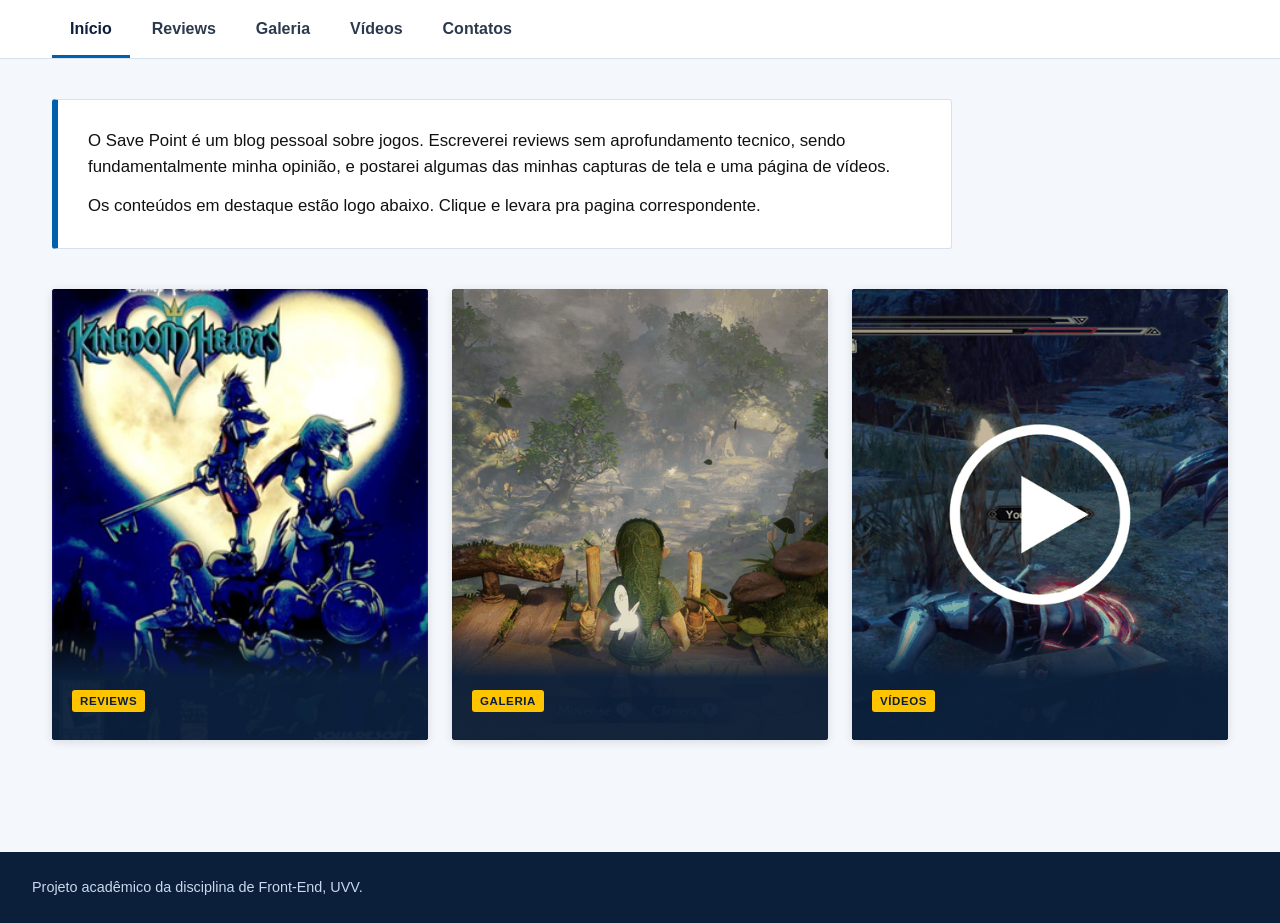
<file: index.html>
<!DOCTYPE html>
<html lang="pt-BR">
<head>
  <meta charset="UTF-8">
  <meta name="viewport" content="width=device-width, initial-scale=1.0">
  <meta name="description" content="Save Point, blog pessoal de games com reviews, capturas de tela e vídeos.">
  <title>Save Point</title>
  <link rel="stylesheet" href="style.css">
</head>
<body>
  <a class="pular" href="#conteudo">Pular para o conteúdo</a>

  <header class="topo">
    <nav aria-label="Navegação principal">
      <ul class="menu">
        <li><a href="index.html" aria-current="page"><span class="rotulo">Início</span></a></li>
        <li><a href="reviews.html"><span class="rotulo">Reviews</span></a></li>
        <li><a href="galeria.html"><span class="rotulo">Galeria</span></a></li>
        <li><a href="videos.html"><span class="rotulo">Vídeos</span></a></li>
        <li><a href="contatos.html"><span class="rotulo">Contatos</span></a></li>
      </ul>
    </nav>
  </header>

  <div class="conteudo-area">
    <main id="conteudo">
      <section class="apresentacao" aria-label="Apresentação do blog">
        <p>O Save Point é um blog pessoal sobre jogos. Escreverei reviews sem aprofundamento tecnico, sendo fundamentalmente minha opinião, e postarei algumas das minhas capturas de tela e uma página de vídeos.</p>
        <p>Os conteúdos em destaque estão logo abaixo. Clique e levara pra pagina correspondente.</p>
      </section>

      <section class="secao" aria-label="Conteúdos em destaque">
        <div class="grade-destaques">
          <a class="card-destaque" href="reviews.html">
            <img src="img/destaque-reviews.jpg">
            <div class="legenda">
              <span class="etiqueta">Reviews</span>
            </div>
          </a>
          <a class="card-destaque" href="galeria.html">
            <img src="img/destaque-galeria.png">
            <div class="legenda">
              <span class="etiqueta">Galeria</span>
            </div>
          </a>
          <a class="card-destaque" href="videos.html">
            <img src="img/destaque-videos.png" alt="Arte abstrata em azul escuro e amarelo com um símbolo de play, que representa a página de vídeos">
            <div class="legenda">
              <span class="etiqueta">Vídeos</span>
            </div>
          </a>
        </div>
      </section>
      
      </div>
    </main>
      
    <footer>
      <div class="rodape-interno">
        <span>Projeto acadêmico da disciplina de Front-End, UVV.</span>
      </div>
    </footer>
  </div>

</body>
</html>
</file>
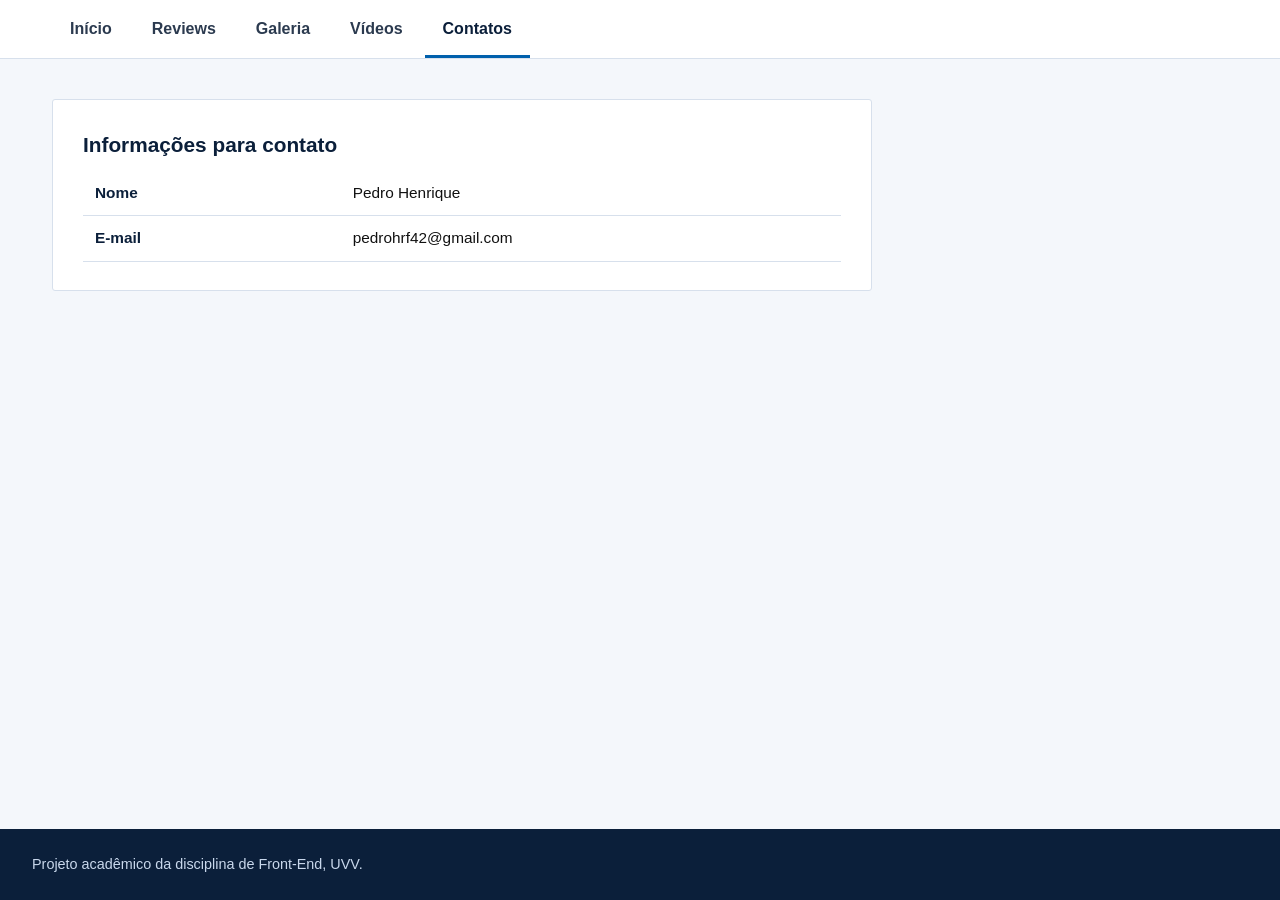
<file: contatos.html>
<!DOCTYPE html>
<html lang="pt-BR">
<head>
  <meta charset="UTF-8">
  <meta name="viewport" content="width=device-width, initial-scale=1.0">
  <meta name="description" content="Informações de contato.">
  <title>Contatos | Save Point</title>
  <link rel="stylesheet" href="style.css">
</head>
<body>
  <a class="pular" href="#conteudo">Pular para o conteúdo</a>

  <header class="topo">
    <nav aria-label="Navegação principal">
      <ul class="menu">
        <li><a href="index.html"><span class="rotulo">Início</span></a></li>
        <li><a href="reviews.html"><span class="rotulo">Reviews</span></a></li>
        <li><a href="galeria.html"><span class="rotulo">Galeria</span></a></li>
        <li><a href="videos.html"><span class="rotulo">Vídeos</span></a></li>
        <li><a href="contatos.html" aria-current="page"><span class="rotulo">Contatos</span></a></li>
      </ul>
    </nav>
  </header>

  <div class="conteudo-area">
    <main id="conteudo">
      <div class="bloco">
        <h2>Informações para contato</h2>
        <table>
          <tbody>
            <tr><th scope="row">Nome</th><td>Pedro Henrique</td></tr>
            <tr><th scope="row">E-mail</th><td>pedrohrf42@gmail.com</a></td></tr>
          </tbody>
        </table>
      </div>
    </main>

    <footer>
      <div class="rodape-interno">
        <span>Projeto acadêmico da disciplina de Front-End, UVV.</span>
      </div>
    </footer>
  </div>

</body>
</html>
</file>
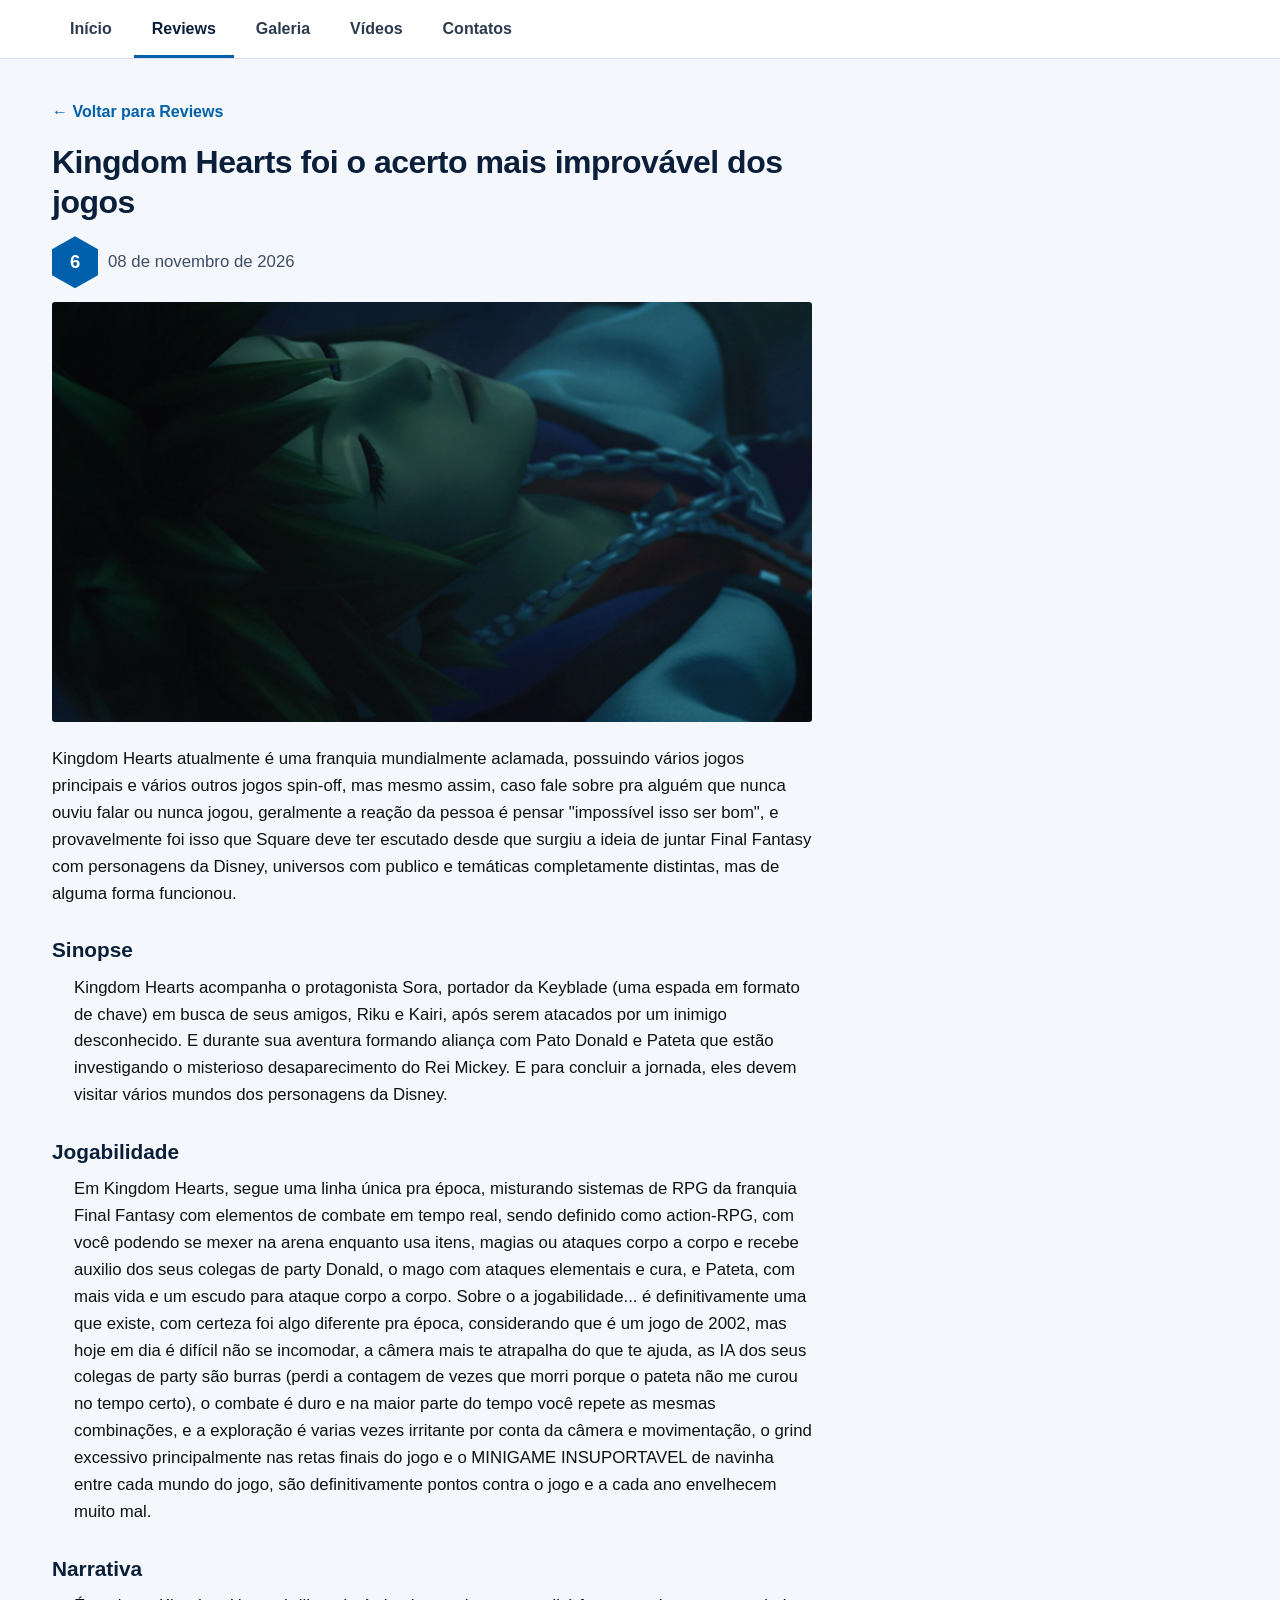
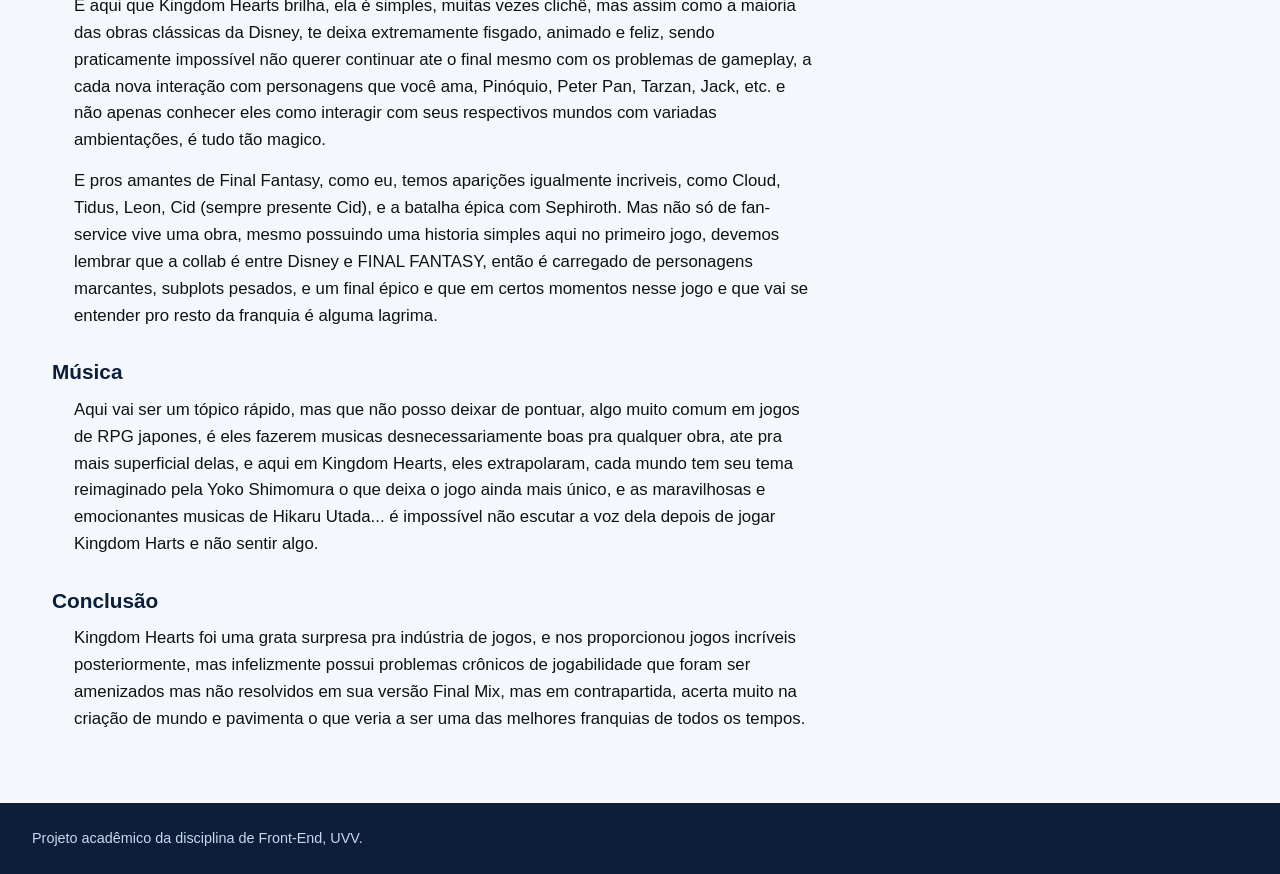
<file: review-kingdom-hearts.html>
<!DOCTYPE html>
<html lang="pt-BR">
<head>
  <meta charset="UTF-8">
  <meta name="viewport" content="width=device-width, initial-scale=1.0">
  <meta name="description" content="Review de Kingdom Hearts">
  <title>Kingdom Hearts | Reviews | Save Point</title>
  <link rel="stylesheet" href="style.css">
</head>
<body>
  <a class="pular" href="#conteudo">Pular para o conteúdo</a>

  <header class="topo">
    <nav aria-label="Navegação principal">
      <ul class="menu">
        <li><a href="index.html"><span class="rotulo">Início</span></a></li>
        <li><a href="reviews.html" aria-current="page"><span class="rotulo">Reviews</span></a></li>
        <li><a href="galeria.html"><span class="rotulo">Galeria</span></a></li>
        <li><a href="videos.html"><span class="rotulo">Vídeos</span></a></li>
        <li><a href="contatos.html"><span class="rotulo">Contatos</span></a></li>
      </ul>
    </nav>
  </header>

  <div class="conteudo-area">
    <main id="conteudo">
      <article class="post">
        <a class="voltar" href="reviews.html">&larr; Voltar para Reviews</a>
        <h1>Kingdom Hearts foi o acerto mais improvável dos jogos</h1>
        <p class="post-meta">
          <span class="nota" aria-label=>6</span>
          <time datetime="2026-11-08">08 de novembro de 2026</time>
        </p>
        <img src="img/Sora.jpg">

        <p>Kingdom Hearts atualmente é uma franquia mundialmente aclamada, possuindo vários jogos principais e vários outros jogos spin-off, mas mesmo assim, caso fale sobre pra alguém que nunca ouviu falar ou nunca jogou, geralmente a reação da pessoa é pensar "impossível isso ser bom", e provavelmente foi isso que Square deve ter escutado desde que surgiu a ideia de juntar Final Fantasy com personagens da Disney, universos com publico e temáticas completamente distintas, mas de alguma forma funcionou.</p>

        <h2>Sinopse</h2>
        <ul>
          <p>Kingdom Hearts acompanha o protagonista Sora, portador da Keyblade (uma espada em formato de chave) em busca de seus amigos, Riku e Kairi, após serem atacados por um inimigo desconhecido. E durante sua aventura formando aliança com Pato Donald e Pateta que estão investigando o misterioso desaparecimento do Rei Mickey. E para concluir a jornada, eles devem visitar vários mundos dos personagens da Disney.</p>
        </ul>

        <h2>Jogabilidade</h2>
        <ul>
          <p>Em Kingdom Hearts, segue uma linha única pra época, misturando sistemas de RPG da franquia Final Fantasy com elementos de combate em tempo real, sendo definido como action-RPG, com você podendo se mexer na arena enquanto usa itens, magias ou ataques corpo a corpo e recebe auxilio dos seus colegas de party Donald, o mago com ataques elementais e cura, e Pateta, com mais vida e um escudo para ataque corpo a corpo. 
Sobre o a jogabilidade... é definitivamente uma que existe, com certeza foi algo diferente pra época, considerando que é um jogo de 2002, mas hoje em dia é difícil não se incomodar, a câmera mais te atrapalha do que te ajuda, as IA dos seus colegas de party são burras (perdi a contagem de vezes que morri porque o pateta não me curou no tempo certo), o combate é duro e na maior parte do tempo você repete as mesmas combinações, e a exploração é varias vezes irritante por conta da câmera e movimentação, o grind excessivo principalmente nas retas finais do jogo e o MINIGAME INSUPORTAVEL de navinha entre cada mundo do jogo, são definitivamente pontos contra o jogo e a cada ano envelhecem muito mal.</p>
        </ul>

        <h2>Narrativa</h2>
        <ul>
        <p>É aqui que Kingdom Hearts brilha, ela é simples, muitas vezes clichê, mas assim como a maioria das obras clássicas da Disney, te deixa extremamente fisgado, animado e feliz, sendo praticamente impossível não querer continuar ate o final mesmo com os problemas de gameplay, a cada nova interação com personagens que você ama, Pinóquio, Peter Pan, Tarzan, Jack, etc. e não apenas conhecer eles como interagir com seus respectivos mundos com variadas ambientações, é tudo tão magico.</p>

        <p>E pros amantes de Final Fantasy, como eu, temos aparições igualmente incriveis, como Cloud, Tidus, Leon, Cid (sempre presente Cid), e a batalha épica com Sephiroth.
Mas não só de fan-service vive uma obra, mesmo possuindo uma historia simples aqui no primeiro jogo, devemos lembrar que a collab é entre Disney e FINAL FANTASY, então é carregado de personagens marcantes, subplots pesados, e um final épico e que em certos momentos nesse jogo e que vai se entender pro resto da franquia é alguma lagrima.</p>
        </ul>

        <h2>Música</h2>
        <ul>
          <p>Aqui vai ser um tópico rápido, mas que não posso deixar de pontuar, algo muito comum em jogos de RPG japones, é eles fazerem musicas desnecessariamente boas pra qualquer obra, ate pra mais superficial delas, e aqui em Kingdom Hearts, eles extrapolaram, cada mundo tem seu tema reimaginado pela Yoko Shimomura o que deixa o jogo ainda mais único, e as maravilhosas e emocionantes musicas de Hikaru Utada... é impossível não escutar a voz dela depois de jogar Kingdom Harts e não sentir algo.</p>
        </ul>

        <h2>Conclusão</h2>
        <ul>
          <p>Kingdom Hearts foi uma grata surpresa pra indústria de jogos, e nos proporcionou jogos incríveis posteriormente, mas infelizmente possui problemas crônicos de jogabilidade que foram ser amenizados mas não resolvidos em sua versão Final Mix, mas em contrapartida, acerta muito na criação de mundo e pavimenta o que veria a ser uma das melhores franquias de todos os tempos.</p>
       </ul>  

      </article>
    </main>

    <footer>
      <div class="rodape-interno">
        <span>Projeto acadêmico da disciplina de Front-End, UVV.</span>
      </div>
    </footer>
  </div>

</body>
</html>
</file>
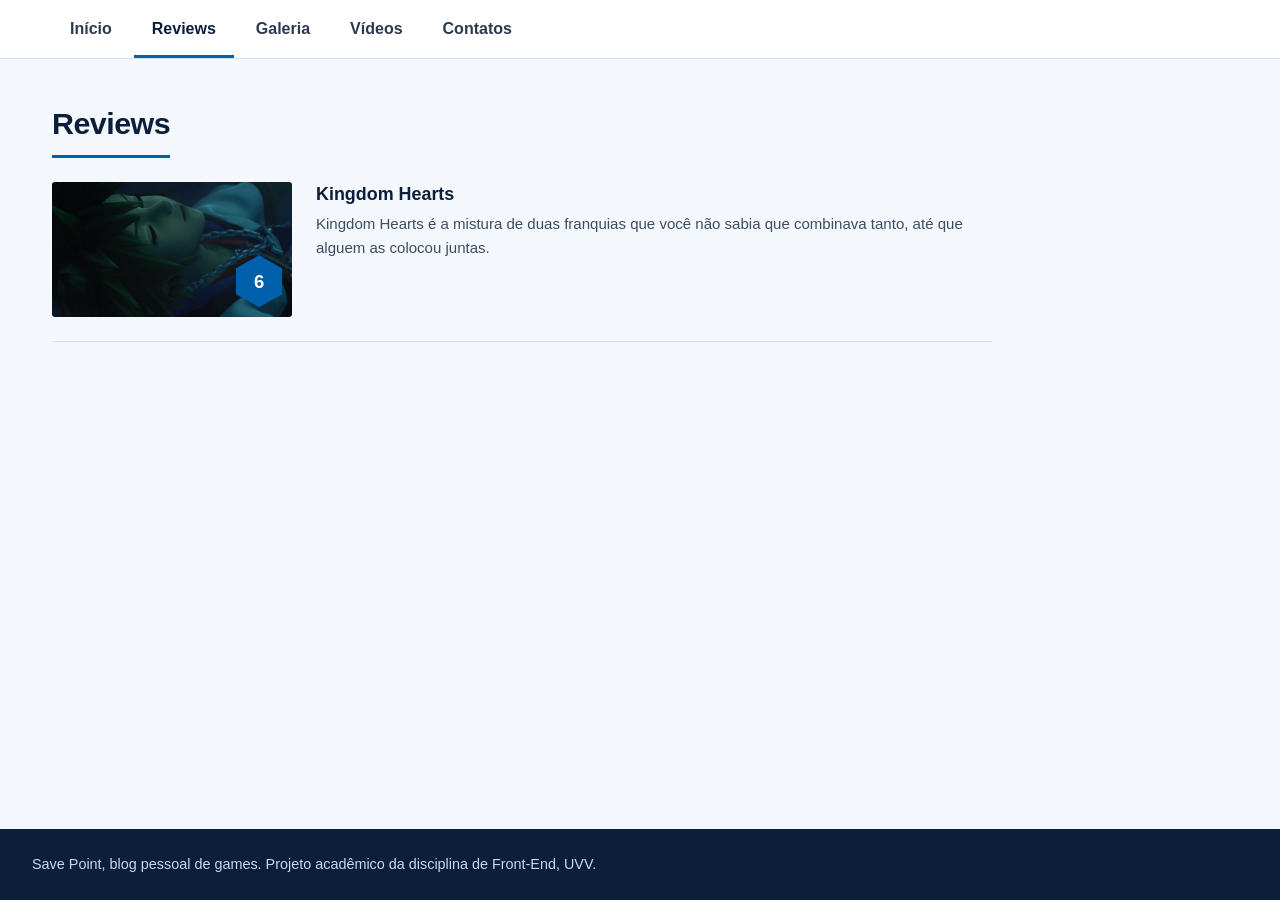
<file: reviews.html>
<!DOCTYPE html>
<html lang="pt-BR">
<head>
  <meta charset="UTF-8">
  <meta name="viewport" content="width=device-width, initial-scale=1.0">
  <meta name="description" content="Reviews de games do blog Save Point.">
  <title>Reviews | Save Point</title>
  <link rel="stylesheet" href="style.css">
</head>
<body>
  <a class="pular" href="#conteudo">Pular para o conteúdo</a>

  <header class="topo">
    <nav aria-label="Navegação principal">
      <ul class="menu">
        <li><a href="index.html"><span class="rotulo">Início</span></a></li>
        <li><a href="reviews.html" aria-current="page"><span class="rotulo">Reviews</span></a></li>
        <li><a href="galeria.html"><span class="rotulo">Galeria</span></a></li>
        <li><a href="videos.html"><span class="rotulo">Vídeos</span></a></li>
        <li><a href="contatos.html"><span class="rotulo">Contatos</span></a></li>
      </ul>
    </nav>
  </header>

  <div class="conteudo-area">
    <main id="conteudo">
      <h1 class="titulo-pagina">Reviews</h1>

      <div class="lista-reviews">

        <!-- Cada review da lista é um bloco <article>. A mais recente fica no topo. -->
        <article class="item-review">
          <a class="miniatura" href="review-kingdom-hearts.html">
            <img src="img/Sora.jpg">
            <span class="nota" aria-label=>6</span> <!-- subistituir o numero para trocar a nota. -->
          </a>
          <div class="item-texto">
            <h2><a href="review-kingdom-hearts.html">Kingdom Hearts</a></h2>
            <p class="resumo"> Kingdom Hearts é a mistura de duas franquias que você não sabia que combinava tanto, até que alguem as colocou juntas.</p>
          </div>
        </article>


      </div>
    </main>

    <footer>
      <div class="rodape-interno">
        <span>Save Point, blog pessoal de games. Projeto acadêmico da disciplina de Front-End, UVV.</span>
      </div>
    </footer>
  </div>

</body>
</html>
</file>
<file: style.css>
:root {
  --azul: #0060AC;
  --marinho: #0B1F3A;
  --fundo: #F4F7FB;
  --texto: #111111;
  --destaque: #FFC400;
  --borda: #D7E0EC;
  --lateral: 260px;
  --raio: 3px;
}

* { box-sizing: border-box; margin: 0; padding: 0; }

html { scroll-behavior: smooth; }

body {
  font-family: "Segoe UI", Roboto, Helvetica, Arial, sans-serif;
  background: var(--fundo);
  color: var(--texto);
  line-height: 1.6;
  display: flex;
  flex-direction: column;
  min-height: 100vh;
}

a { color: var(--azul); }
a:hover { color: var(--marinho); }

:focus-visible {
  outline: 3px solid var(--destaque);
  outline-offset: 2px;
}

.pular {
  position: absolute;
  left: -999px;
  top: 8px;
  background: var(--marinho);
  color: #fff;
  padding: 8px 14px;
  border-radius: var(--raio);
  z-index: 100;
}
.pular:focus { left: 8px; color: #fff; }

.topo {
  position: sticky;
  top: 0;
  z-index: 50;
  background: #fff;
  border-bottom: 1px solid var(--borda);
}

.menu {
  list-style: none;
  display: flex;
  gap: 4px;
  max-width: 1240px;
  margin: 0 auto;
  padding: 0 32px;
  overflow-x: auto;
}
.menu a {
  display: block;
  padding: 16px 18px 13px;
  border-bottom: 3px solid transparent;
  text-decoration: none;
  color: #2b3a4f;
  font-weight: 600;
  white-space: nowrap;
}
.menu a:hover { color: var(--azul); border-bottom-color: var(--borda); }
.menu a[aria-current="page"] {
  color: var(--marinho);
  font-weight: 800;
  border-bottom-color: var(--azul);
}

.conteudo-area { flex: 1; display: flex; flex-direction: column; }

main {
  flex: 1;
  width: 100%;
  max-width: 1240px;
  margin: 0 auto;
  padding: 40px 32px 56px;
}

.secao { margin-bottom: 56px; }

.rotulo-secao {
  font-size: 1.9rem;
  font-weight: 900;
  letter-spacing: -0.5px;
  color: var(--marinho);
  margin-bottom: 18px;
  padding-bottom: 8px;
  border-bottom: 3px solid var(--azul);
  display: inline-block;
}

.apresentacao {
  background: #fff;
  border: 1px solid var(--borda);
  border-left: 6px solid var(--azul);
  border-radius: var(--raio);
  padding: 28px 30px;
  margin-bottom: 40px;
  max-width: 900px;
}
.apresentacao p { margin-bottom: 12px; font-size: 1.05rem; }
.apresentacao p:last-child { margin-bottom: 0; }

.grade-destaques {
  display: grid;
  grid-template-columns: repeat(3, 1fr);
  gap: 24px;
}
.card-destaque {
  position: relative;
  display: block;
  border-radius: var(--raio);
  overflow: hidden;
  background: var(--marinho);
  text-decoration: none;
  color: #fff;
  aspect-ratio: 3 / 3.6;
  box-shadow: 0 2px 10px rgba(11, 31, 58, .12);
  transition: transform .15s ease, box-shadow .15s ease;
}
.card-destaque:hover { transform: translateY(-3px); box-shadow: 0 8px 22px rgba(11, 31, 58, .22); color: #fff; }
.card-destaque img { width: 100%; height: 100%; object-fit: cover; display: block; }
.card-destaque .legenda {
  position: absolute;
  left: 0; right: 0; bottom: 0;
  padding: 60px 20px 20px;
  background: linear-gradient(to top, rgba(11, 31, 58, .96) 55%, rgba(11, 31, 58, 0));
}
.card-destaque .etiqueta {
  display: inline-block;
  background: var(--destaque);
  color: var(--marinho);
  font-size: .72rem;
  font-weight: 800;
  text-transform: uppercase;
  letter-spacing: .6px;
  padding: 2px 8px;
  border-radius: var(--raio);
  margin-bottom: 8px;
}
.card-destaque strong { display: block; font-size: 1.2rem; line-height: 1.25; margin-bottom: 6px; }
.card-destaque span.desc { font-size: .92rem; color: #D6E2F2; display: block; }

.grade-menor {
  display: grid;
  grid-template-columns: repeat(auto-fill, minmax(240px, 1fr));
  gap: 24px;
}
.card-menor { text-decoration: none; color: var(--texto); display: block; }
.card-menor img {
  width: 100%;
  aspect-ratio: 16 / 9;
  object-fit: cover;
  border-radius: var(--raio);
  display: block;
  margin-bottom: 10px;
}
.card-menor strong { display: block; line-height: 1.3; font-size: 1.02rem; }
.card-menor:hover strong { color: var(--azul); }
.card-menor small { color: #5a6b82; }

/* reviews (lista estilo IGN) */
.titulo-pagina {
  font-size: 1.9rem;
  font-weight: 900;
  letter-spacing: -0.5px;
  color: var(--marinho);
  margin-bottom: 24px;
  padding-bottom: 8px;
  border-bottom: 3px solid var(--azul);
  display: inline-block;
}
.lista-reviews { max-width: 940px; }
.item-review {
  display: flex;
  gap: 24px;
  align-items: flex-start;
  padding: 24px 0;
  border-bottom: 1px solid var(--borda);
}
.item-review:first-child { padding-top: 0; }
.miniatura { position: relative; flex: 0 0 240px; display: block; }
.miniatura img {
  width: 100%;
  aspect-ratio: 16 / 9;
  object-fit: cover;
  border-radius: var(--raio);
  display: block;
}
.nota {
  position: absolute;
  right: 10px;
  bottom: 10px;
  width: 46px;
  height: 52px;
  display: flex;
  align-items: center;
  justify-content: center;
  background: var(--azul);
  color: #fff;
  font-weight: 900;
  font-size: 1.15rem;
  clip-path: polygon(50% 0, 100% 25%, 100% 75%, 50% 100%, 0 75%, 0 25%);
}
.item-texto { min-width: 0; }
.item-texto h2 { font-size: 1.12rem; line-height: 1.35; color: var(--marinho); margin-bottom: 6px; }
.resumo { font-size: .94rem; color: #3d4d63; margin-bottom: 6px; }
.tags { display: flex; flex-wrap: wrap; gap: 6px 16px; font-size: .72rem; font-weight: 800; text-transform: uppercase; letter-spacing: .4px; color: var(--azul); }

.item-texto h2 a { color: inherit; text-decoration: none; }
.item-texto h2 a:hover { color: var(--azul); text-decoration: underline; }

.post { max-width: 760px; }
.voltar { display: inline-block; margin-bottom: 18px; font-weight: 600; text-decoration: none; }
.voltar:hover { text-decoration: underline; }
.post h1 { font-size: 2rem; line-height: 1.25; letter-spacing: -0.5px; color: var(--marinho); margin-bottom: 14px; }
.post-meta { display: flex; flex-wrap: wrap; gap: 10px; align-items: center; color: #3d4d63; margin-bottom: 20px; }
.post-meta .nota { position: static; }
.post img { width: 100%; max-height: 420px; object-fit: cover; border-radius: var(--raio); display: block; margin-bottom: 24px; }
.post p { margin-bottom: 14px; font-size: 1.05rem; }
.post h2 { font-size: 1.3rem; color: var(--marinho); margin: 26px 0 8px; }
.post ul { margin: 0 0 14px 22px; }
.post li { margin-bottom: 6px; }
.chip {
  background: var(--fundo);
  border: 1px solid var(--borda);
  border-radius: var(--raio);
  font-size: .82rem;
  padding: 3px 12px;
  color: #2b3a4f;
}

.galeria {
  display: grid;
  grid-template-columns: repeat(auto-fill, minmax(300px, 1fr));
  gap: 24px;
}
.galeria figure {
  background: #fff;
  border: 1px solid var(--borda);
  border-radius: var(--raio);
  overflow: hidden;
}
.galeria img,
.galeria iframe,
.galeria video { width: 100%; aspect-ratio: 16 / 9; object-fit: cover; display: block; border: 0; }
.galeria figcaption { padding: 12px 16px 16px; font-size: .94rem; }
.galeria figcaption strong { display: block; color: var(--marinho); }

.bloco {
  background: #fff;
  border: 1px solid var(--borda);
  border-radius: var(--raio);
  padding: 28px 30px;
  max-width: 820px;
  margin-bottom: 28px;
}
.bloco p { margin-bottom: 12px; }
.bloco p:last-child { margin-bottom: 0; }
.bloco h2 { font-size: 1.3rem; color: var(--marinho); margin-bottom: 10px; }
.bloco ul { margin: 0 0 12px 22px; }
.bloco li { margin-bottom: 6px; }

table { border-collapse: collapse; width: 100%; font-size: .96rem; }
th, td { text-align: left; padding: 10px 12px; border-bottom: 1px solid var(--borda); vertical-align: top; }
th { color: var(--marinho); width: 34%; }

/* rodapé */
footer {
  background: var(--marinho);
  color: #C9D8EC;
  padding: 24px 32px;
  font-size: .9rem;
}
footer a { color: var(--destaque); }
.rodape-interno {
  max-width: 1240px;
  margin: 0 auto;
  display: flex;
  flex-wrap: wrap;
  justify-content: space-between;
  gap: 8px 24px;
}

@media (max-width: 1000px) {
  .grade-destaques { grid-template-columns: 1fr; }
  .card-destaque { aspect-ratio: 16 / 10; }
}

@media (max-width: 820px) {
  .menu { padding: 0 8px; }
  .menu a { padding: 14px 12px 11px; }
  main { padding: 28px 16px 40px; }
  .rotulo-secao, .titulo-pagina { font-size: 1.5rem; }
  .apresentacao, .bloco { padding: 20px; }
  .item-review { flex-direction: column; gap: 14px; }
  .miniatura { flex: none; width: 100%; }
}

@media (prefers-reduced-motion: reduce) {
  * { transition: none !important; scroll-behavior: auto !important; }
}
</file>
